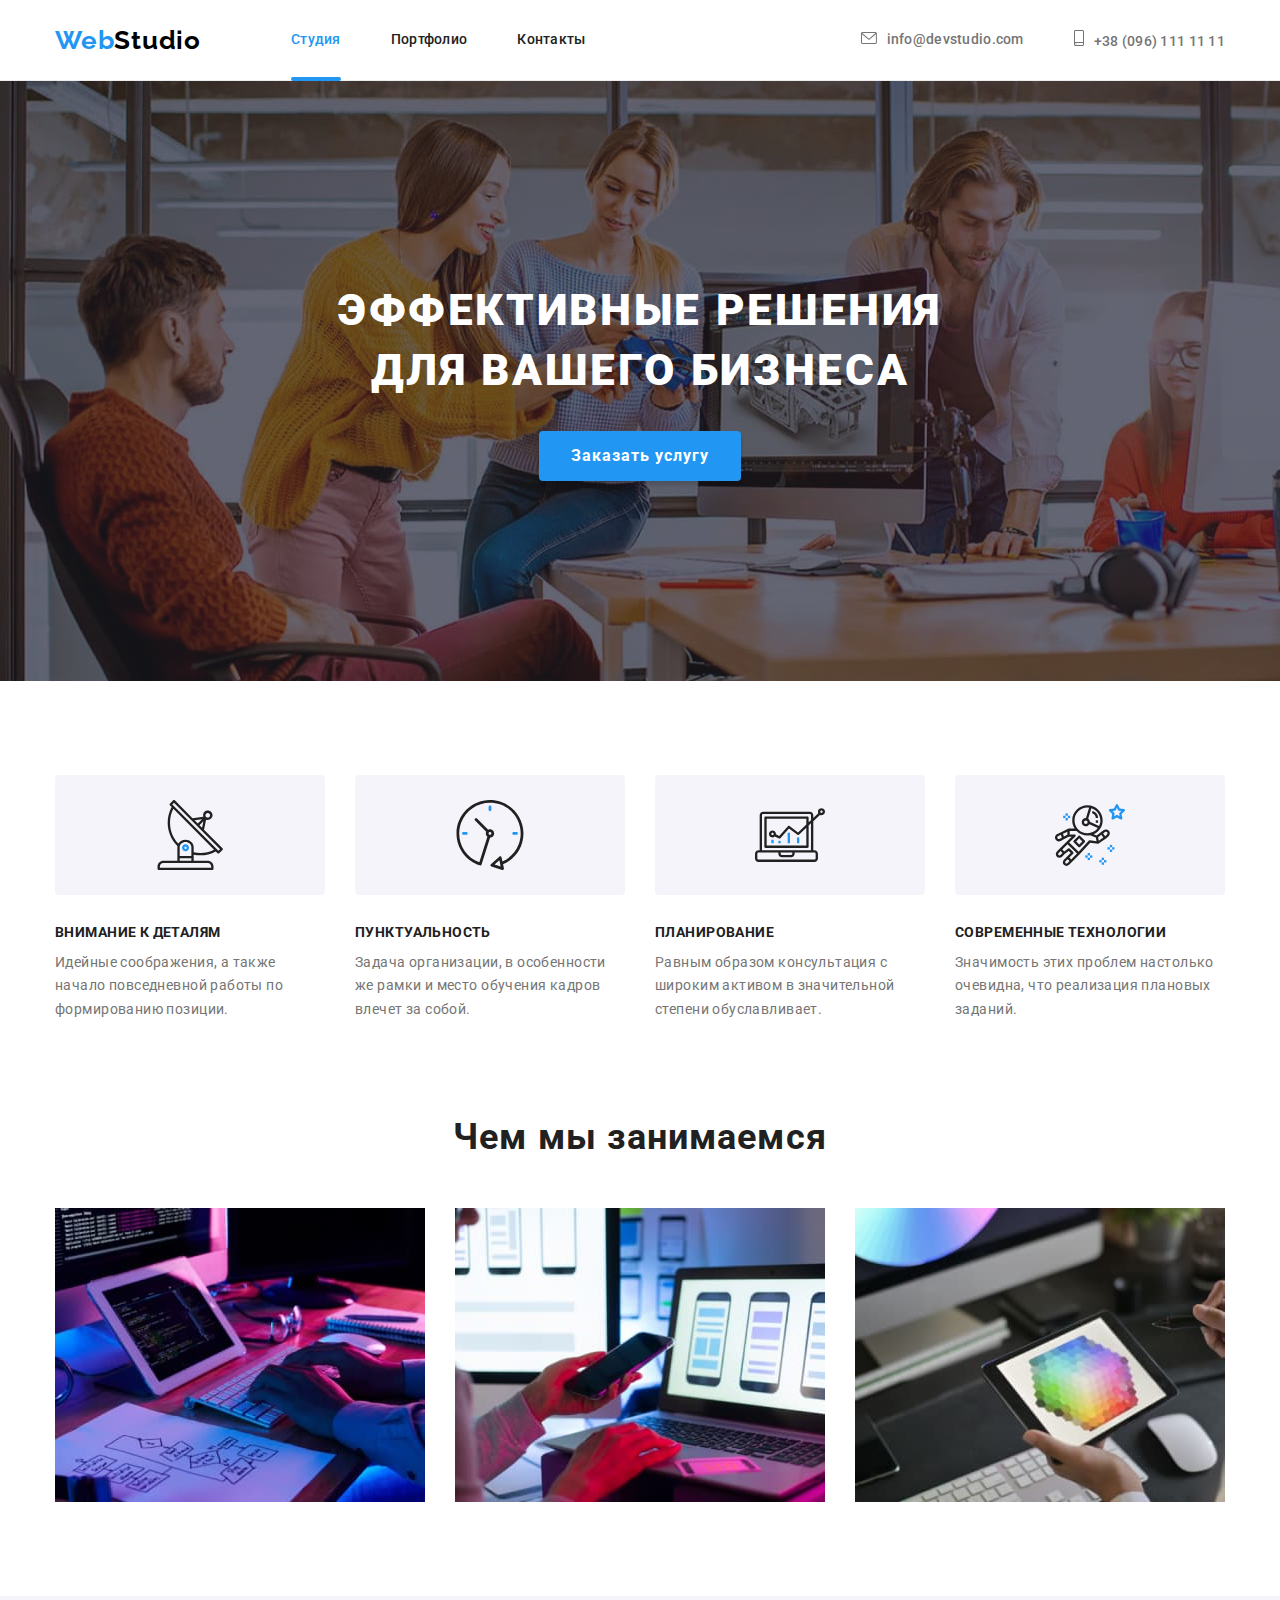
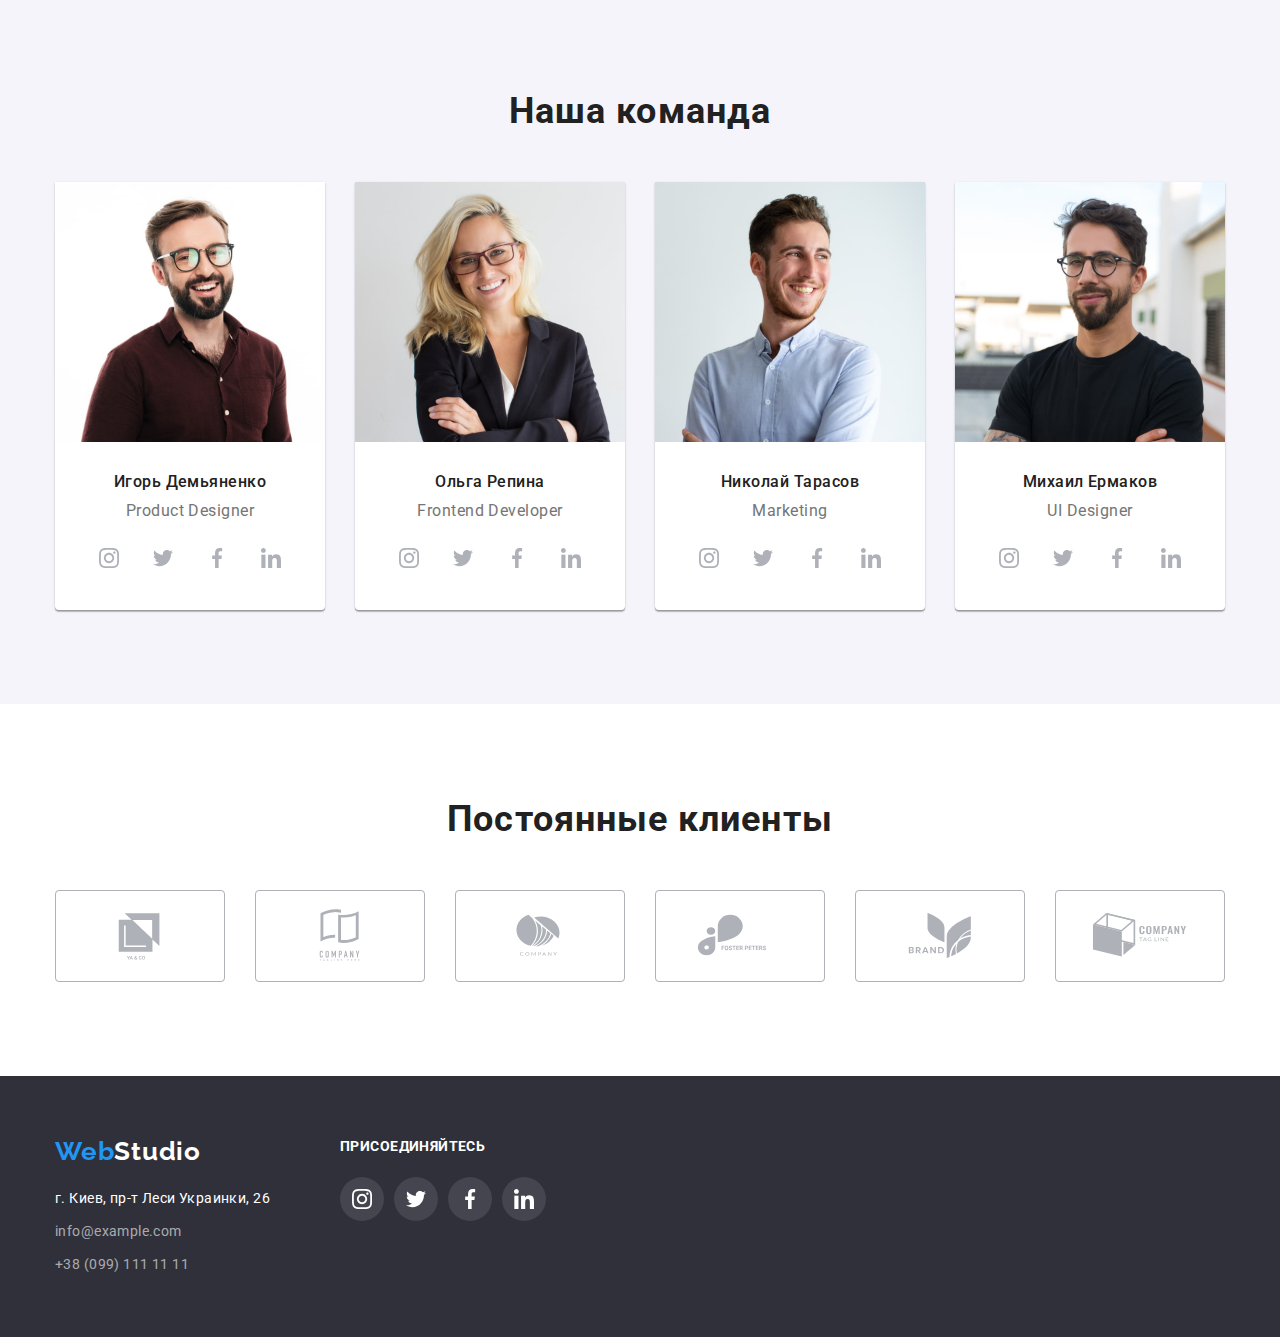
<file: index.html>
<!DOCTYPE html>
<html lang="ru">
<head>
    <meta charset="UTF-8">
    <title>Document</title>
    <link rel="preconnect" href="https://fonts.googleapis.com">
    <link rel="preconnect" href="https://fonts.gstatic.com" crossorigin>
    <link href="https://fonts.googleapis.com/css2?family=Raleway:wght@700&family=Roboto:wght@400;500;700;900&display=swap" rel="stylesheet">
    <link rel="stylesheet" href="https://cdn.jsdelivr.net/npm/modern-normalize@1.1.0/modern-normalize.min.css">
    <link rel="stylesheet" href="./css/styles.css">

</head>
<body>
    <!--HEADER-->
    <header class="page-header">
        <div class="container page-header-container"> 
            <nav class="page-nav">
                <a class="logo link" href="./index.html"><span class="web-logo">Web</span>Studio</a>
                <ul class="menu list">
                    <li class="menu-item">
                        <a class="menu-link link current" href="./index.html">Студия</a>
                    </li>
            
                    <li class="menu-item">
                        <a class="menu-link link" href="./portfolio.html">Портфолио</a>
                    </li>
                    <li class="menu-item">
                        <a class="menu-link link" href="">Контакты</a>
                    </li>
                </ul>
            </nav>
                <a class="contact-phone-number contact-margin link" href="mailto:info@devstudio.com"> 
                    <svg class="header-icon" width="16" height="12">
                        <use href="./images/sprite.svg#icon-envelope"></use>
                    </svg>info@devstudio.com</a>
                <a class="contact-phone-number link" href="tel:+38(096)1111111">
                    <svg class="header-icon" width="10" height="16">
                        <use href="./images/sprite.svg#icon-smartphone"></use>
                    </svg>+38 (096) 111 11 11</a>
        </div>
    </header>
    <main>
        <!--Секция "Заказать услугу"-->
        <section class="hero">
            <div class="container">
                <h1 class="main-title">Эффективные решения<br>для вашего бизнеса</h1>
                <button class="modal-btn-hero" type="button" data-modal-open>Заказать услугу</button>
            </div>
        </section>
        <!--Секция "Skills"-->
        <section class="description">
            <div class="container">
                <ul class="list flex-container">
                    <li>
                        <div class="description-icon">
                            <svg width="70" height="70">
                                <use href="./images/sprite.svg#icon-Group"></use>
                            </svg>
                        </div>
                        <h3 class="toptitle">Внимание к деталям</h3>
                        <p class="section-description">Идейные соображения, а также начало повседневной работы по формированию позиции.</p>
                    </li>
                    <li>
                        <div class="description-icon">
                            <svg  width="70" height="70">
                                <use href="./images/sprite.svg#icon-clock"></use>
                            </svg>
                        </div>
                        <h3 class="toptitle">Пунктуальность</h3>
                        <p class="section-description">Задача организации, в особенности же рамки и место обучения кадров влечет за собой.</p>
                    </li>
                    <li>
                        <div class="description-icon">
                            <svg  width="70" height="70">
                                <use href="./images/sprite.svg#icon-diagram"></use>
                            </svg>
                        </div>
                        <h3 class="toptitle">Планирование</h3>
                        <p class="section-description">Равным образом консультация с широким активом в значительной степени обуславливает.</p>
                    </li>
                    <li>
                        <div class="description-icon">
                            <svg  width="70" height="70">
                                <use href="./images/sprite.svg#icon-astronaut"></use>
                            </svg>
                        </div>
                        <h3 class="toptitle">Современные технологии</h3>
                        <p class="section-description">Значимость этих проблем настолько очевидна, что реализация плановых заданий.</p>
                    </li>
                </ul>
            </div>
        </section>
        <!-- Секция "Чем мы занимаемся"-->
        <section class="section">
            <div class="container">
                <h3 class="title position">Чем мы занимаемся</h3>
                <ul class="list device">
                    <li>
                        <img src="./images/img1.jpg" alt="руки и клавиатура" width="370">
                    </li>
                    <li>
                        <img src="./images/img2.jpg" alt="телефон в руке на фоне ноутбука" width="370">
                    </li>
                    <li>
                        <img src="./images/img3.jpg" alt="планшет в руке" width="370">
                    </li>
                </ul>
            </div>
        </section>
        <!-- Секция "Наша команда"-->
        <section class="our-team">
            <div class="container">
                <h3 class="title position">Наша команда</h3>
                <ul class="list device">
                    <li class="card">
                        <a class="link" href="">
                            <img src="./images/photo1.jpg" alt="Игорь Демьяненко" width="270">
                                <h3 class="teame">Игорь Демьяненко</h3>
                                 <p class="profession" lang="en">Product Designer</p>
                        </a>
                            <ul class="social-list list">
                                <li class="social-list-item">
                                    <a class="social-list-link" href="">
                                        <svg class="social-list-icon" width="20" height="20">
                                            <use href="./images/sprite.svg#icon-instagram"></use>
                                        </svg>
                                    </a>
                                </li>
                                <li class="social-list-item">
                                    <a href="" class="social-list-link">
                                        <svg class="social-list-icon" width="20" height="20">
                                            <use href="./images/sprite.svg#icon-twitter"></use>
                                        </svg>
                                    </a>
                                </li>
                                <li class="social-list-item">
                                    <a href="" class="social-list-link">
                                        <svg class="social-list-icon" width="20" height="20">
                                            <use href="./images/sprite.svg#icon-facebook"></use>
                                        </svg>
                                    </a>
                                </li>
                                <li class="social-list-item">
                                    <a href="" class="social-list-link">
                                        <svg class="social-list-icon" width="20" height="20">
                                            <use href="./images/sprite.svg#icon-linkedin"></use>
                                        </svg>
                                    </a>
                                </li>
                            </ul>
                    </li>
                    <li class="card">
                        <a class="link" href="">
                            <img src="./images/photo2.jpg" alt="Ольга Репина" width="270">
                                <h3 class="teame">Ольга Репина</h3>
                                 <p class="profession" lang="en">Frontend Developer</p>
                        </a>
                            <ul class="social-list list">
                                <li class="social-list-item">
                                    <a href="" class="social-list-link">
                                        <svg class="social-list-icon" width="20" height="20">
                                            <use href="./images/sprite.svg#icon-instagram"></use>
                                        </svg>
                                    </a>
                                </li>
                                <li class="social-list-item">
                                    <a href="" class="social-list-link">
                                        <svg class="social-list-icon" width="20" height="20">
                                            <use href="./images/sprite.svg#icon-twitter"></use>
                                        </svg>
                                    </a>
                                </li>
                                <li class="social-list-item">
                                    <a href="" class="social-list-link">
                                        <svg class="social-list-icon" width="20" height="20">
                                            <use href="./images/sprite.svg#icon-facebook"></use>
                                        </svg>
                                    </a>
                                </li>
                                <li class="social-list-item">
                                    <a href="" class="social-list-link">
                                        <svg class="social-list-icon" width="20" height="20">
                                            <use href="./images/sprite.svg#icon-linkedin"></use>
                                        </svg>
                                    </a>
                                </li>
                            </ul>
                    </li>
                    <li class="card">
                        <a class="link" href="">
                        <img src="./images/photo3.jpg" alt="Николай Тарасов" width="270">
                            <h3 class="teame">Николай Тарасов</h3>
                            <p class="profession" lang="en">Marketing</p>
                        </a>
                            <ul class="social-list list">
                                <li class="social-list-item">
                                    <a href="" class="social-list-link">
                                        <svg class="social-list-icon" width="20" height="20">
                                            <use href="./images/sprite.svg#icon-instagram"></use>
                                        </svg>
                                    </a>
                                </li>
                                <li class="social-list-item">
                                    <a href="" class="social-list-link">
                                        <svg class="social-list-icon" width="20" height="20">
                                            <use href="./images/sprite.svg#icon-twitter"></use>
                                        </svg>
                                    </a>
                                </li>
                                <li class="social-list-item">
                                    <a href="" class="social-list-link">
                                        <svg class="social-list-icon" width="20" height="20">
                                            <use href="./images/sprite.svg#icon-facebook"></use>
                                        </svg>
                                    </a>
                                </li>
                                <li class="social-list-item">
                                    <a href="" class="social-list-link">
                                        <svg class="social-list-icon" width="20" height="20">
                                            <use href="./images/sprite.svg#icon-linkedin"></use>
                                        </svg>
                                    </a>
                                </li>
                            </ul>
                    </li>
                    <li class="card">
                        <a class="link" href="">
                            <img src="./images/photo4.jpg" alt="Михаил Ермаков" width="270">
                                <h3 class="teame">Михаил Ермаков</h3>
                                <p class="profession" lang="en">UI Designer</p>
                        </a>
                            <ul class="social-list list">
                                <li class="social-list-item">
                                    <a href="" class="social-list-link">
                                        <svg class="social-list-icon" width="20" height="20">
                                            <use href="./images/sprite.svg#icon-instagram"></use>
                                        </svg>
                                    </a>
                                </li>
                                <li class="social-list-item">
                                    <a href="" class="social-list-link">
                                        <svg class="social-list-icon" width="20" height="20">
                                            <use href="./images/sprite.svg#icon-twitter"></use>
                                        </svg>
                                    </a>
                                </li>
                                <li class="social-list-item">
                                    <a href="" class="social-list-link">
                                        <svg class="social-list-icon" width="20" height="20">
                                            <use href="./images/sprite.svg#icon-facebook"></use>
                                        </svg>
                                    </a>
                                </li>
                                <li class="social-list-item">
                                    <a href="" class="social-list-link">
                                        <svg class="social-list-icon" width="20" height="20">
                                            <use href="./images/sprite.svg#icon-linkedin"></use>
                                        </svg>
                                    </a>
                                </li>
                            </ul>
                    </li>
                </ul>
            </div>
        </section>
        <section class="clients">
            <div class="container">
                <h3 class="title position">Постоянные клиенты</h3>
                <ul class="client-list list">
                    <li class="client-list-item">
                        <a href="" class="client-list-link">
                            <svg class="client-list-icon" width="106" height="60">
                                <use href="./images/sprite.svg#icon-Logo1"></use>
                            </svg>
                        </a>
                    </li>
                    <li class="client-list-item">
                        <a href="" class="client-list-link">
                            <svg class="client-list-icon" width="106" height="60">
                                <use href="./images/sprite.svg#icon-Logo2"></use>
                            </svg>
                        </a>
                    </li>
                    <li class="client-list-item">
                        <a href="" class="client-list-link">
                            <svg class="client-list-icon" width="106" height="60">
                                <use href="./images/sprite.svg#icon-Logo3"></use>
                            </svg>
                        </a>
                    </li>
                    <li class="client-list-item">
                        <a href="" class="client-list-link">
                            <svg class="client-list-icon" width="106" height="60">
                                <use href="./images/sprite.svg#icon-Logo4"></use>
                            </svg>
                        </a>
                    </li>
                    <li class="client-list-item">
                        <a href="" class="client-list-link">
                            <svg class="client-list-icon" width="106" height="60">
                                <use href="./images/sprite.svg#icon-Logo5"></use>
                            </svg>
                        </a>
                    </li>
                    <li class="client-list-item">
                        <a href="" class="client-list-link">
                            <svg class="client-list-icon" width="106" height="60">
                                <use href="./images/sprite.svg#icon-Logo6"></use>
                            </svg>
                        </a>
                    </li>
                </ul>
            </div>
        </section>
    </main>
    <!--Подвал-->
    <footer class="footer-color">
        <div class="container footer-box">
            <div class="">
                <a class="logo-footer link" href="./index.html"><span class="web-logo">Web</span>Studio</a>
            <address>
                <ul class="list">
                    <li class="list-footer">
                        <a class="link link-theme-light" href="">г. Киев, пр-т Леси Украинки, 26</a>
                    </li>
                    <li class="list-footer">
                        <a class="link link-theme-dark" href="mailto:info@example.com">info@example.com</a>
                    </li>
                    <li>
                        <a class="link link-theme-dark" href="tel:+38(099)1111111">+38 (099) 111 11 11</a>
                    </li>
                </ul>
            </address>
            </div>
            <div class="footer-box-social">
                <h3 class="footer-social-title">Присоединяйтесь</h3>
                <ul class="social-list list">
                    <li class="social-list-item">
                        <a href="" class="social-list-link-footer">
                            <svg class="social-list-icon-footer" width="20" height="20">
                                <use href="./images/sprite.svg#icon-instagram"></use>
                            </svg>
                        </a>
                    </li>
                    <li class="social-list-item">
                        <a href="" class="social-list-link-footer">
                            <svg class="social-list-icon-footer" width="20" height="20">
                                <use href="./images/sprite.svg#icon-twitter"></use>
                            </svg>
                        </a>
                    </li>
                    <li class="social-list-item">
                        <a href="" class="social-list-link-footer">
                            <svg class="social-list-icon-footer" width="20" height="20">
                                <use href="./images/sprite.svg#icon-facebook"></use>
                            </svg>
                        </a>
                    </li>
                    <li class="social-list-item">
                        <a href="" class="social-list-link-footer">
                            <svg class="social-list-icon-footer" width="20" height="20">
                                <use href="./images/sprite.svg#icon-linkedin"></use>
                            </svg>
                        </a>
                    </li>
                </ul>
            </div>
        
        </div>
    </footer>
    <div class="backdrop is-hidden" data-modal>
        <div class="modal"><button class="modal-close-btn" data-modal-close><svg class="modal-close-icon" width="18"
                    height="18">
                    <use href="./images/sprite.svg#icon-close-modal"></use>
                </svg></button>
        </div>
    </div>
    <script src="./js/modal.js"></script>
</body>
</html>
</file>
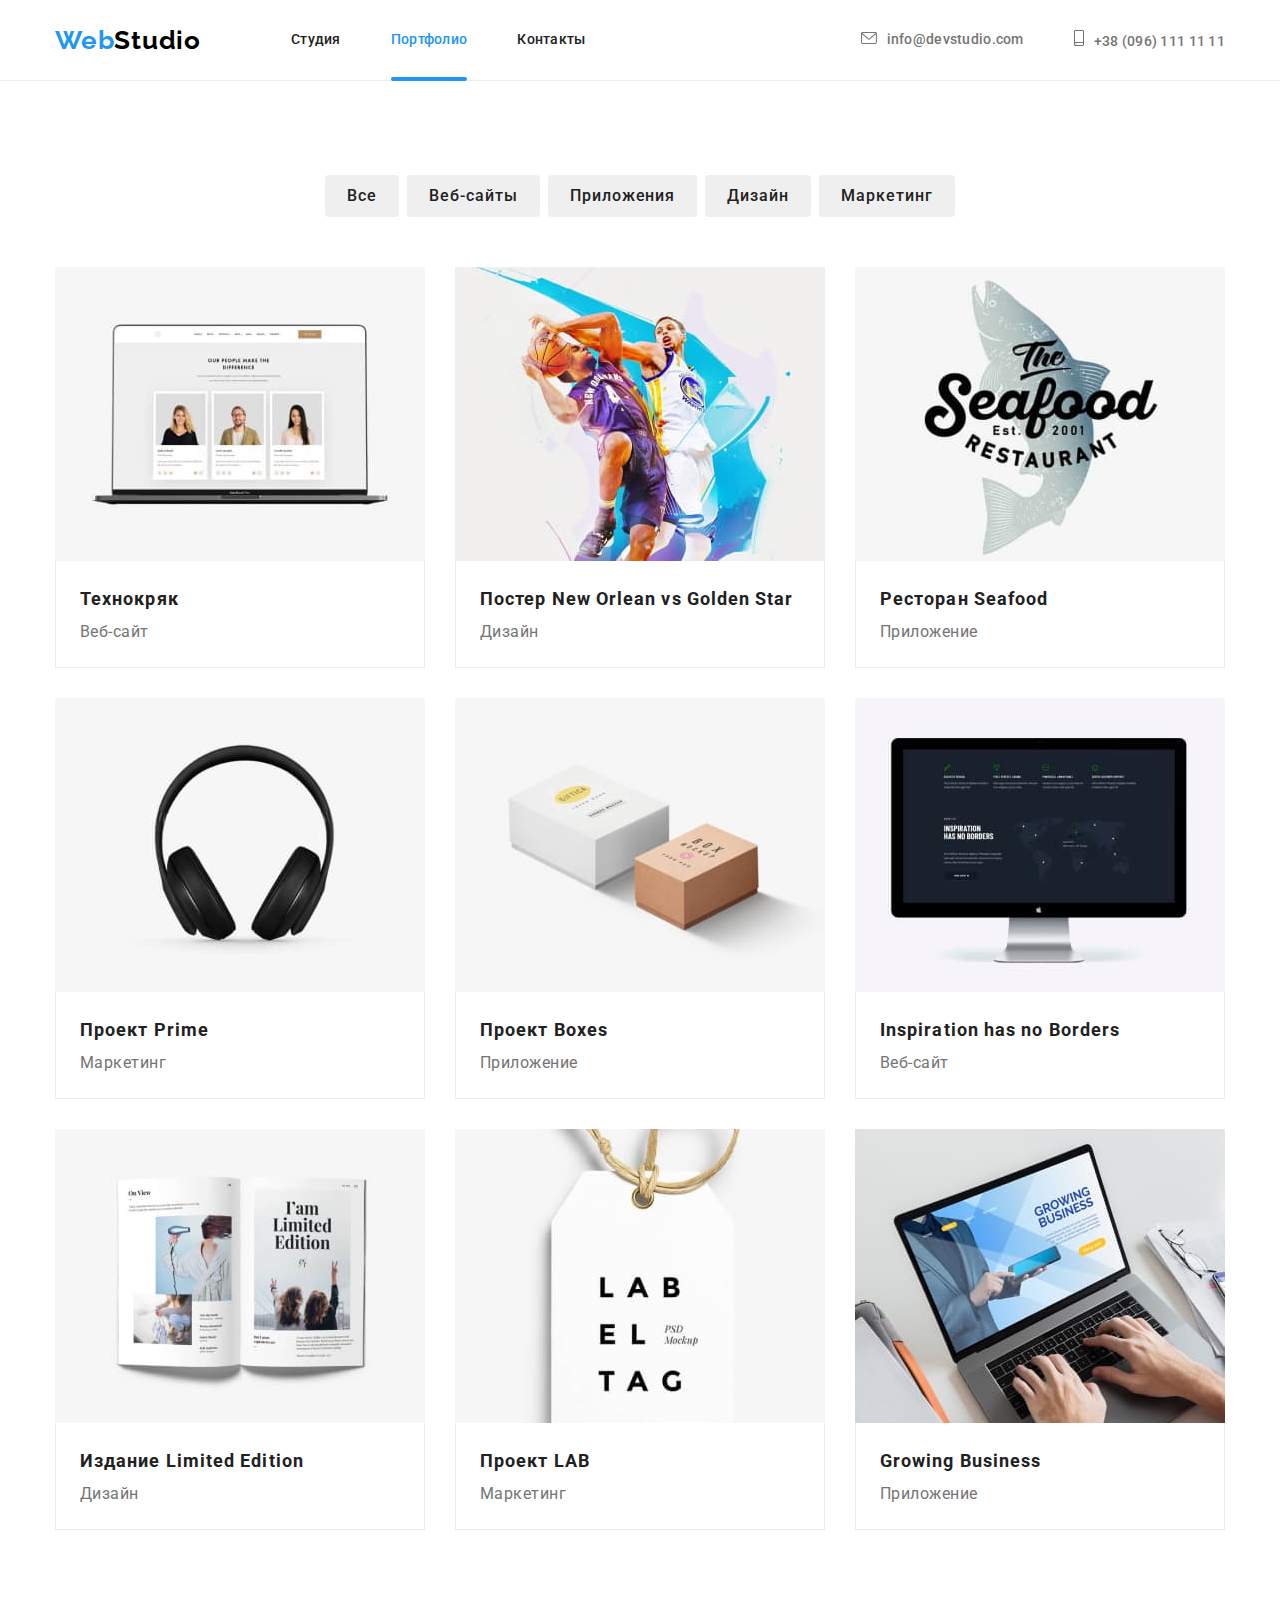
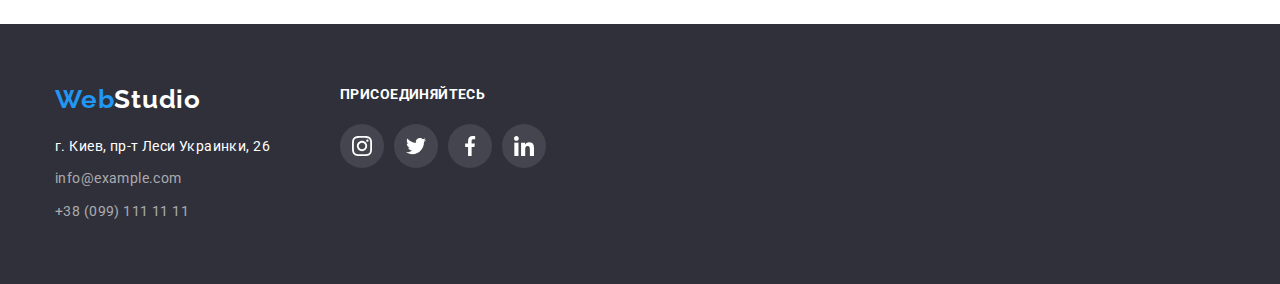
<file: portfolio.html>
<!DOCTYPE html>
<html lang="ru">

<head>
    <meta charset="UTF-8">
    <title>Document</title>
    <link rel="preconnect" href="https://fonts.googleapis.com">
    <link rel="preconnect" href="https://fonts.gstatic.com" crossorigin>
    <link href="https://fonts.googleapis.com/css2?family=Raleway:wght@700&family=Roboto:wght@400;500;700;900&display=swap" rel="stylesheet">
    <link rel="stylesheet" href="https://cdn.jsdelivr.net/npm/modern-normalize@1.1.0/modern-normalize.min.css">
    <link rel="stylesheet" href="./css/styles.css">

</head>

<body>
    <!--HEADER-->
    <header class="page-header">
        <div class="container page-header-container">
            <nav class="page-nav">
                <a class="logo link" href="./index.html"><span class="web-logo">Web</span>Studio</a>
                <ul class="menu list">
                    <li class="menu-item">
                        <a class="menu-link link" href="./index.html">Студия</a>
                    </li>
    
                    <li class="menu-item">
                        <a class="menu-link link current" href="./portfolio.html">Портфолио</a>
                    </li>
                    <li class="menu-item">
                        <a class="menu-link link" href="">Контакты</a>
                    </li>
                </ul>
            </nav>
            <a class="contact-phone-number contact-margin link" href="mailto:info@devstudio.com">
                <svg class="header-icon" width="16px" height="12px">
                    <use href="./images/sprite.svg#icon-envelope"></use>
                </svg>info@devstudio.com</a>
            <a class="contact-phone-number link" href="tel:+38(096)1111111">
                <svg class="header-icon" width="10px" height="16px">
                    <use href="./images/sprite.svg#icon-smartphone"></use>
                </svg>+38 (096) 111 11 11</a>
        </div>
    </header>
    <main>
        <!--Секция "Кнопки навигации"-->
        <section class="card-section">
            <div class="container">
            <!--<h1>Кнопки навигации</h1>-->
            <ul class="list btn-device">
                <li>
                    <button class="modal-btn" type="button">Все</button>
                </li>
                <li>
                    <button class="modal-btn" type="button">Веб-сайты</button>
                </li>
                <li>
                    <button class="modal-btn" type="button">Приложения</button>
                </li>
                <li>
                    <button class="modal-btn" type="button">Дизайн</button>
                </li>
                <li>
                    <button class="modal-btn" type="button">Маркетинг</button>
                </li>
            </ul>
            <!--<h2>Иконки проектов</h2>-->
            <ul class="portfolio-list list">
                <li class="portfolio-list-item">
                    <a class="portfolio-link link" href="">
                        <div class="portfolio-img-wrapper">
                            <img src="./images/imgikon1.jpg" alt="Ноутбук с открытой страницей сайта" width="370">
                                <p class="overlay">Ресурс предлагает комплексные предложения с разным уровнем функционала и сервисов. Все это позволит
                            посетителю получить исчерпывающие сведения о компании или частном лице.</p>
                        </div>
                        <div class="portfolio-item-wrapper">
                            <h3 class="project-name">Технокряк</h3>
                            <p class="project">Веб-сайт</p>
                        </div>
                    </a>
                </li>
                <li class="portfolio-list-item">
                    <a class="portfolio-link link" href="">
                        <div class="portfolio-img-wrapper">
                            <img src="./images/imgikon2.jpg" alt="Игра двоих баскетболистов" width="370">
                                <p class="overlay">Ресурс предлагает комплексные предложения с разным уровнем функционала и сервисов. Все это позволит
                            посетителю получить исчерпывающие сведения о компании или частном лице.</p>
                        </div>
                        <div class="portfolio-item-wrapper">
                            <h3 class="project-name">Постер New Orlean vs Golden Star</h3>
                            <p class="project">Дизайн</p>
                        </div>
                    </a>
                </li>
                <li class="portfolio-list-item">
                    <a class="portfolio-link link" href="">
                        <div class="portfolio-img-wrapper">
                            <img src="./images/imgikon3.jpg" alt="Логотип ресторана Seafood" width="370">
                                <p class="overlay">Ресурс предлагает комплексные предложения с разным уровнем функционала и сервисов. Все это позволит
                            посетителю получить исчерпывающие сведения о компании или частном лице.</p>
                            </div>
                        <div class="portfolio-item-wrapper">
                            <h3 class="project-name">Ресторан Seafood</h3>
                            <p class="project">Приложение</p>
                        </div>
                    </a>
                </li>
                <li class="portfolio-list-item">
                    <a class="portfolio-link link" href="">
                        <div class="portfolio-img-wrapper">
                            <img src="./images/imgikon4.jpg" alt="Накладные наушники" width="370">
                                <p class="overlay">Ресурс предлагает комплексные предложения с разным уровнем функционала и сервисов. Все это позволит
                            посетителю получить исчерпывающие сведения о компании или частном лице.</p>
                            </div>
                        <div class="portfolio-item-wrapper">
                            <h3 class="project-name">Проект Prime</h3>
                            <p class="project">Маркетинг</p>
                        </div>
                    </a>
                </li>
                <li class="portfolio-list-item">
                    <a class="portfolio-link link" href="">
                        <div class="portfolio-img-wrapper">
                            <img src="./images/imgikon5.jpg" alt="Две коробки" width="370">
                                <p class="overlay">Ресурс предлагает комплексные предложения с разным уровнем функционала и сервисов. Все это позволит
                            посетителю получить исчерпывающие сведения о компании или частном лице.</p>
                            </div>
                        <div class="portfolio-item-wrapper">
                            <h3 class="project-name">Проект Boxes</h3>
                            <p class="project">Приложение</p>
                        </div>
                    </a>
                </li>
                <li class="portfolio-list-item">
                    <a class="portfolio-link link" href="">
                        <div class="portfolio-img-wrapper">
                            <img src="./images/imgikon6.jpg" alt="Изображон копьютер" width="370">
                                <p class="overlay">Ресурс предлагает комплексные предложения с разным уровнем функционала и сервисов. Все это позволит
                            посетителю получить исчерпывающие сведения о компании или частном лице.</p>
                            </div>
                        <div class="portfolio-item-wrapper">
                            <h3 lang="en" class="project-name">Inspiration has no Borders</h3>
                            <p class="project">Веб-сайт</p>
                        </div>
                    </a>
                </li>
                <li class="portfolio-list-item">
                    <a class="portfolio-link link" href="">
                        <div class="portfolio-img-wrapper">
                            <img src="./images/imgikon7.jpg" alt="Открытая книга" width="370">
                                <p class="overlay">Ресурс предлагает комплексные предложения с разным уровнем функционала и сервисов. Все это позволит
                            посетителю получить исчерпывающие сведения о компании или частном лице.</p>
                            </div>
                        <div class="portfolio-item-wrapper">
                            <h3 class="project-name">Издание Limited Edition</h3>
                            <p class="project">Дизайн</p>
                        </div>
                    </a>
                </li>
                <li class="portfolio-list-item">
                    <a class="portfolio-link link" href="">
                        <div class="portfolio-img-wrapper">
                            <img src="./images/imgikon8.jpg" alt="Картинка логотип Проект LAB" width="370">
                                <p class="overlay">Ресурс предлагает комплексные предложения с разным уровнем функционала и сервисов. Все это позволит
                            посетителю получить исчерпывающие сведения о компании или частном лице.</p>
                        </div>
                        <div class="portfolio-item-wrapper">
                            <h3 class="project-name">Проект LAB</h3>
                            <p class="project">Маркетинг</p>
                        </div>
                    </a>
                </li>
                <li class="portfolio-list-item">
                    <a class="portfolio-link link" href="">
                        <div class="portfolio-img-wrapper">
                            <img src="./images/imgikon9.jpg" alt="Печатает на ноутбуке" width="370">
                                <p class="overlay">Ресурс предлагает комплексные предложения с разным уровнем функционала и сервисов. Все это позволит
                            посетителю получить исчерпывающие сведения о компании или частном лице.</p> 
                        </div>
                        <div class="portfolio-item-wrapper">
                            <h3 class="project-name">Growing Business</h3>
                            <p class="project">Приложение</p>
                        </div>
                    </a>
                </li>
            </ul>
            </div>
        </section>
    </main>
    <!--Подвал-->
    <footer class="footer-color">
        <div class="container footer-box">
            <div class="">
                <a class="logo-footer link" href="./index.html"><span class="web-logo">Web</span>Studio</a>
                <address>
                    <ul class="list">
                        <li class="list-footer">
                            <a class="link link-theme-light" href="">г. Киев, пр-т Леси Украинки, 26</a>
                        </li>
                        <li class="list-footer">
                            <a class="link link-theme-dark" href="mailto:info@example.com">info@example.com</a>
                        </li>
                        <li>
                            <a class="link link-theme-dark" href="tel:+38(099)1111111">+38 (099) 111 11 11</a>
                        </li>
                    </ul>
                </address>
            </div>
            <div class="footer-box-social">
                <h3 class="footer-social-title">Присоединяйтесь</h3>
                <ul class="social-list list">
                    <li class="social-list-item">
                        <a href="" class="social-list-link-footer">
                            <svg class="social-list-icon-footer" width="20" height="20">
                                <use href="./images/sprite.svg#icon-instagram"></use>
                            </svg>
                        </a>
                    </li>
                    <li class="social-list-item">
                        <a href="" class="social-list-link-footer">
                            <svg class="social-list-icon-footer" width="20" height="20">
                                <use href="./images/sprite.svg#icon-twitter"></use>
                            </svg>
                        </a>
                    </li>
                    <li class="social-list-item">
                        <a href="" class="social-list-link-footer">
                            <svg class="social-list-icon-footer" width="20" height="20">
                                <use href="./images/sprite.svg#icon-facebook"></use>
                            </svg>
                        </a>
                    </li>
                    <li class="social-list-item">
                        <a href="" class="social-list-link-footer">
                            <svg class="social-list-icon-footer" width="20" height="20">
                                <use href="./images/sprite.svg#icon-linkedin"></use>
                            </svg>
                        </a>
                    </li>
                </ul>
            </div>
    
        </div>
    </footer>
    </body>
    
    </html>
</file>
<file: css/styles.css>
:root{
    --accent-color:#2196F3;
    --primary-font:'Roboto', sans-serif;
    --time-and-function: 250ms cubic-bezier(0.4, 0, 0.2, 1);
}
.list{
    list-style: none;
}
.link{
    text-decoration: none;
}
body{
    font-family:var(--primary-font);
}

.container{
    width: 1200px;
    margin-left: auto;
    margin-right: auto;
    padding-left: 15px;
    padding-right: 15px;
}

/*=======================COMPONENTS=============== */
.modal-btn {
    padding-top: 6px;
    padding-left: 22px;
    padding-bottom: 6px;
    padding-right: 22px;
    border-radius: 4px;
    border: 0;
    font-weight: 500;
    font-size: 16px;
    line-height: 1.88;
    letter-spacing: 0.06em;
    cursor: pointer;
    color: #212121;

    transition: color var(--time-and-function), background-color var(--time-and-function), box-shadow var(--time-and-function);
}
.modal-btn-hero:hover,
.modal-btn-hero:focus {
    background-color: #188CE8;
}
   
.modal-btn-hero{
    margin-top: 30px;
    min-width: 200px;
    padding-top: 10px;
    padding-left: 32px;
    padding-bottom: 10px;
    padding-right: 32px;
    box-shadow: 0px 4px 4px rgba(0, 0, 0, 0.15);
    border-radius: 4px;
    border: 0;
    font-weight: 700;
    font-size: 16px;
    line-height: 1.88;
    letter-spacing: 0.06em;
    cursor: pointer;  
    background: #2196F3;
    color: #FFFFFF;

    transition: background-color var(--time-and-function);
}

.modal-btn:hover,
.modal-btn:focus {
    box-shadow: 0px 3px 1px rgba(0, 0, 0, 0.1), 0px 1px 2px rgba(0, 0, 0, 0.08), 0px 2px 2px rgba(0, 0, 0, 0.12);
    border-radius: 4px;
    background-color: #2196F3;
    color: #FFFFFF;
}
.toptitle {
    margin-bottom: 10px;
    font-weight: 700;
    font-size: 14px;
    line-height: 1.14;
    letter-spacing: 0.03em;
    text-transform: uppercase;
    color: #212121;
}

.section-description {
    font-weight: 400;
    font-size: 14px;
    line-height: 1.7;
    letter-spacing: 0.03em;
    color: #757575;
}
/*=======================/COMPONENTS=============== */

/*=======================HEADER=============== */
header{
    border-bottom: 1px solid #ECECEC;
}
.header-icon{
    margin-right: 10px;
    fill:currentColor;
}
.page-header{
    padding-top: 0px;
    padding-bottom: 0px;
}
.page-header-container{
    display:flex;
    align-items: center;
}
.page-nav{
    display: flex;
    align-items: center;
}
.logo{
    margin-right: 90px;
}
.menu{
    display: flex;
    align-items: center;
}
.menu-item:not(:last-child){
    margin-right: 50px;
}
.menu-link{
    display: flex;
}
.page-header{
    background: #FFFFFF;
}

.menu-link{
    position: relative;
    
    font-weight: 500;
    font-size: 14px;
    line-height: 1.14;
    letter-spacing: 0.02em;
    color: #212121;

    display: block;
    padding: 32px 0;
    transition: color var(--time-and-function);
}
.menu-link.current {
    color:#2196F3;
}

.menu-link.current::after {
    position: absolute;
    display: block;
    bottom: -1px;
    height: 4px;
    width: 100%;
    content: '';
    background-color:#2196F3;
    border-radius: 2px;
}

.menu-link:hover,
.menu-link:focus{
    color:var(--accent-color);
}
.contact-margin{
    margin-left: auto;
    margin-right: 50px;
}
.contact-phone-number{
    font-weight: 500;
    font-size: 14px;
    line-height: 1.14;
    letter-spacing: 0.02em;
    color: #757575;

    transition: color var(--time-and-function);
}
.contact-phone-number:hover,
.contact-phone-number:focus{
    color: #2196F3;
}
/*=======================/HEADER=============== */

.description-icon{
    display: flex;
    justify-content: center;
    align-items: center;
    margin-bottom: 30px;
    width: 270px;
    height: 120px;
    background: #F5F4FA;
    border-radius: 4px;
}

.main-title{

    font-weight: 900;
    font-size: 44px;
    line-height: 1.36;
    text-align: center;
    letter-spacing: 0.06em;
    text-transform: uppercase;
    color: #FFFFFF;
}

.description{
    padding-top:94px ;
    padding-bottom:94px ;
}
.btn{
    margin-top: 30px;
}

.title{
    font-weight: 700;
    font-size: 36px;
    line-height: 1.17;
    text-align: center;
    letter-spacing: 0.03em;
    color: #212121;
}

.logo{
    font-family: 'Raleway', sans-serif;
    font-weight: 700;
    font-size: 26px;
    line-height: 1.19;
    letter-spacing: 0.03em;
    color: #000000;
}
.web-logo{
    color: #2196F3;
}
.logo-footer{
    font-family: 'Raleway', sans-serif;
    font-weight: 700;
    font-size: 26px;
    line-height: 1.19;
    letter-spacing: 0.03em;
    color: #FFFFFF;
}
.logo-footer{
    display: block;
    margin-bottom: 20px;
}
.list-footer{
    margin-bottom: 9px;
}
.footer-color{
    padding-top:60px ;
    padding-bottom:60px ;
    background: #2F303A;
}

.link-theme-dark{
    font-family: 'Roboto', sans-serif;
    font-style: normal;
    font-weight: 400;
    font-size: 14px;
    line-height: 1.7;
    letter-spacing: 0.03em;
    color: rgba(255, 255, 255, 0.6);

    
}
.link-theme-light{
    font-family: 'Roboto', sans-serif;
    font-style: normal;
    font-weight: 400;
    font-size: 14px;
    line-height: 1.7;
    letter-spacing: 0.03em;
    color: #FFFFFF;
    
    
}

.hero{
    background-image: linear-gradient(rgba(47, 48, 58, 0.4), rgba(47, 48, 58, 0.4)) , 
    url(../images/bgimg.jpg);
    background-size: cover;
    background-color: #2F303A;
    text-align: center;
    padding-top: 200px;
    padding-bottom: 200px;
}
.project-name{
    font-weight: 700;
    font-size: 18px;
    line-height: 2;
    letter-spacing: 0.06em;
    color: #212121;
}
.project{
    font-weight: 400;
    font-size: 16px;
    line-height: 1.87;
    letter-spacing: 0.03em;
    color: #757575;
}
.our-team{
    background-color: #F5F4FA;
    padding-top: 94px;
    padding-bottom: 94px;
}
.clients{
    padding-top: 94px;
    padding-bottom: 94px;
    background-color:;
}
.card-section{
    padding-top: 94px;
    padding-bottom: 94px;
}
.section{
    padding-bottom: 94px;
    }
.position{
    margin-bottom: 50px;
}
.flex-container{
    display: flex;
    gap: 30px;
    flex-basis: calc((100% - 60px) / 3);
}
.btn-device{
    display: flex;
    align-items: center;
    justify-content: center;
    flex-wrap: wrap;
    gap: 8px;
    margin-bottom: 50px;
}

.device{
    display: flex;
    align-items: center;
    justify-content: center;
    flex-wrap: wrap;
    gap: 30px;
}
.card{
    padding-bottom: 30px;
    background: #FFFFFF;
    box-shadow: 0px 1px 3px rgba(0, 0, 0, 0.12), 0px 1px 1px rgba(0, 0, 0, 0.14), 0px 2px 1px rgba(0, 0, 0, 0.2);
    border-radius: 0px 0px 4px 4px;
}

.card-content{
    padding-top: 20px;
    padding-bottom: 20px;
    padding-left: 24px;
    padding-right: 24px;
    background: #FFFFFF;
    border: 1px solid #EEEEEE;
}

/* ============= PORTFOLIO ============= */
.portfolio-list {
    margin-top: 50px;
    display: flex;
    flex-wrap: wrap;
    gap: 30px;
}
.portfolio-list-item {
    background-color:#FFFFFF;
}
.portfolio-link {
    position: relative;
    display: block;
}
.portfolio-link:hover,
.portfolio-link:focus {
    box-shadow: 0px 1px 1px rgba(0, 0, 0, 0.12), 
    0px 4px 4px rgba(0, 0, 0, 0.06),
    1px 4px 6px rgba(0, 0, 0, 0.16);
}
.portfolio-img-wrapper{
    position: relative;
    overflow: hidden;
}
.portfolio-item-wrapper {
    border: 1px solid #ECECEC;
    border-top: none;
    padding: 20px 24px;
}
.overlay{
    position: absolute;
    top: 0;
    display: block;
    padding: 63px 24px;
    height: 100%;
    width: 100%;
    transform: translate(0, 100%);
    font-weight: 400;
    font-size: 18px;
    line-height: 1.56;
    transition: transform var(--time-and-function);
    background-color: rgba(33, 150, 243, 0.9);
    color: #FFFFFF;
}
.portfolio-link:hover .overlay,
.portfolio-link:focus .overlay{
    transform: translate(0, 0);
}
/* ============= /PORTFOLIO ============= */

/* ============= SOCIAL ============= */
.social-list{
    display: flex;
    justify-content: center;
    gap: 10px;
}
.social-list-icon{
    fill:#AFB1B8;
}
.social-list-link{
    display: flex;
    justify-content: center;
    align-items: center;
    width: 44px;
    height: 44px;
    border-radius: 50%;
    background-color: #FFFFFF;

    transition: background-color var(--time-and-function);
}
.social-list-link:hover,
.social-list-link:focus{
    background-color: #2196F3;
}
.social-list-link:hover .social-list-icon,
.social-list-link:focus .social-list-icon{
    fill: #FFFFFF;
}

.social-list-icon-footer{
    fill: #FFFFFF;
}
.social-list-link-footer{
    display: flex;
    justify-content: center;
    align-items: center;
    width: 44px;
    height: 44px;
    border-radius: 50%;
    background-color: rgba(255, 255, 255, 0.1);

    transition: background-color var(--time-and-function);
}
.social-list-link-footer:hover,
.social-list-link-footer:focus {
    background-color: #2196F3;
}

.social-list-link-footer:hover .social-list-icon,
.social-list-link-footer:focus .social-list-icon {
    fill: #FFFFFF;
}
/* ============= /SOCIAL ============= */

/* ============= CLIENTS ============= */
.client-list {
    display: flex;
    justify-content: center;
    gap: 30px;
}

.client-list-link {
    display: flex;
    align-items: center;
    justify-content: center;

    width: 170px;
    height: 92px;
    border: 1px solid #AFB1B8;
    border-radius: 4px;
    color: #AFB1B8;

    transition: border-color var(--time-and-function), color var(--time-and-function);
}

.client-list-icon {
    fill: currentColor;
}

.client-list-link:hover,
.client-list-link:focus {
    border: 1px solid #2196F3;
    color: #2196F3;
}

/* ============= /CLIENTS ============= */

/* ======================== MODAL WINDOW ==================== */
.backdrop.is-hidden {
    visibility: hidden;
    opacity: 0;
    pointer-events: none;
    transform: rotate(-90deg) scale(3);

}

.backdrop {
    position: fixed;
    display: flex;
    justify-content: center;
    align-items: center;
    top: 0;
    left: 0;
    z-index: 100;
    width: 100%;
    height: 100%;
    background-color: rgba(0, 0, 0, 0.2);

    transition: opacity var(--time-and-function), visibility var(--time-and-function), transform var(--time-and-function);
}

.modal {
    position: relative;
    background-color:#FFFFFF;
    box-shadow: 0px 1px 3px rgba(0, 0, 0, 0.12), 0px 1px 1px rgba(0, 0, 0, 0.14), 0px 2px 1px rgba(0, 0, 0, 0.2);
    border-radius: 4px;
    width: 528px;
    height: 581px;
}

.modal-close-btn {
    display: flex;
    justify-content: center;
    align-items: center;

    position: absolute;
    top: 8px;
    right: 8px;

    width: 30px;
    height: 30px;
    background-color: transparent;
    border: 1px solid rgba(0, 0, 0, 0.1);
    border-radius: 50%;

    transition: border-color var(--time-and-function);
}
.modal-close-btn:hover,
.modal-close-btn:focus{
border-color: #2196F3;
}
.modal-close-icon {
    transition: fill var(--time-and-function);
}
.modal-close-btn:hover .modal-close-icon,
.modal-close-btn:focus .modal-close-icon{
    fill:#2196F3; 
}

.modal-close-icon {
    fill:#000000;

/* ======================== /MODAL WINDOW ==================== */

}
.teame{
    padding-top: 30px;
    margin-bottom: 10px;
    text-align: center;
    font-weight: 500;
    font-size: 16px;
    line-height: 1.19;
    letter-spacing: 0.03em;
    color: #212121;
}
.profession{
    margin-bottom: 16px;
    text-align: center;
    font-weight: 400;
    font-size: 16px;
    line-height: 1.19;
    letter-spacing: 0.03em;
    color: #757575;
}

.footer-box{
    display: flex;
}
.footer-box-social{
    margin-left: 70px;
}
.footer-social-title{
    margin-bottom: 20px;
    font-family: 'Roboto',sans-serif;
    font-style: normal;
    font-weight: 700;
    font-size: 14px;
    line-height: 1.45;
    letter-spacing: 0.03em;
    text-transform: uppercase;
    color: #FFFFFF;
}

h1,
h2,
h3,
h4,
p{
margin-top: 0;
margin-bottom: 0;
}
ul,
ol{
    margin-top: 0;
    margin-bottom: 0;
    margin-left: 0;
    padding-inline-start: 0px;
}
img{
    display: block;
    max-width: 100%;
    height: auto;
}
</file>
